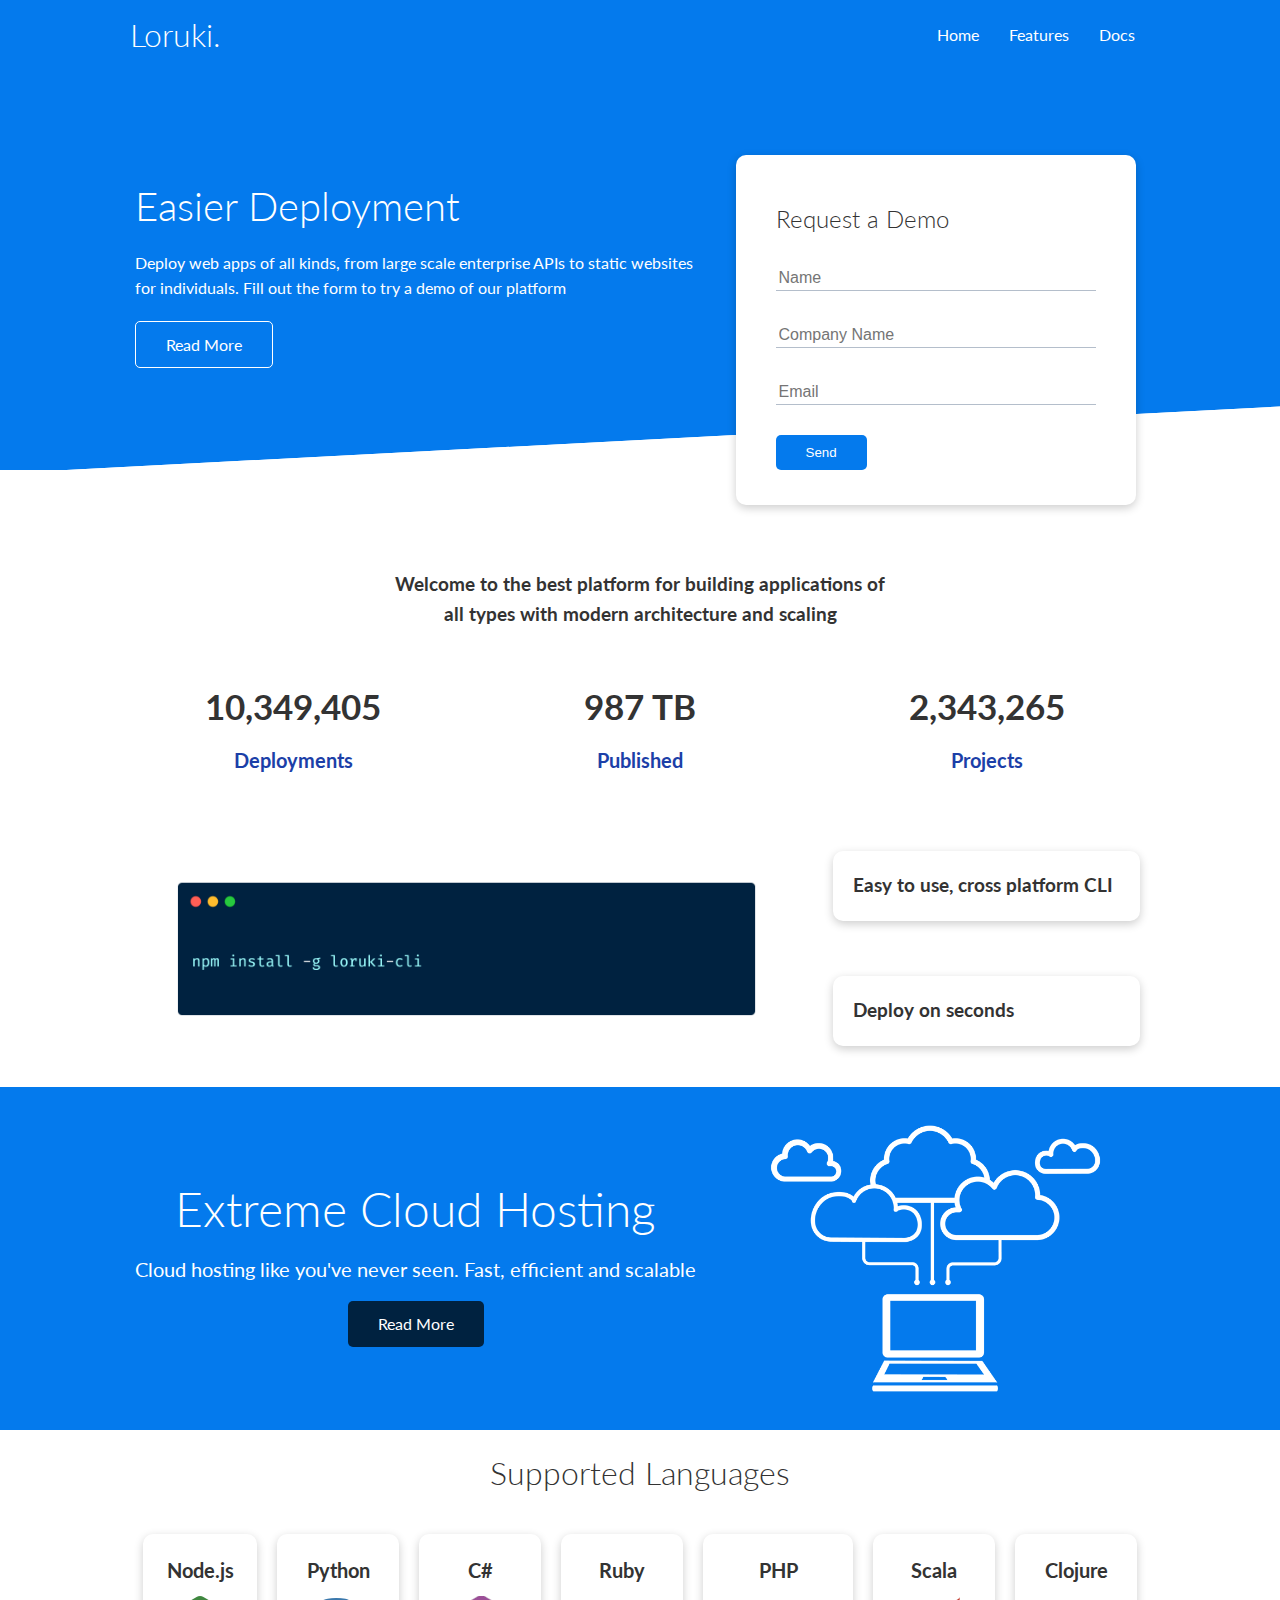
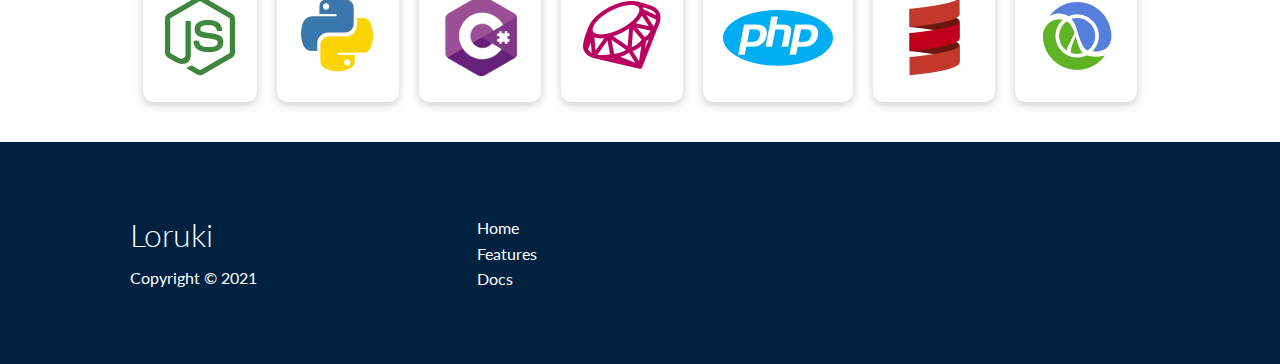
<file: index.html>
<!DOCTYPE html>
<html lang="en">
  <head>
    <meta charset="UTF-8" />
    <meta name="viewport" content="width=device-width, initial-scale=1.0" />
    <link
      rel="stylesheet"
      href="https://use.fontawesome.com/releases/v5.15.1/css/all.css"
      integrity="sha384-vp86vTRFVJgpjF9jiIGPEEqYqlDwgyBgEF109VFjmqGmIY/Y4HV4d3Gp2irVfcrp"
      crossorigin="anonymous"
    />
    <link rel="stylesheet" href="css/helpers.css" />
    <link rel="stylesheet" href="css/styles.css" />
    <title>Loruki | Cloud Hosting For Everyone</title>
  </head>
  <body>
    <!-- NAVBAR START -->
    <div class="navbar">
      <div class="container flex">
        <h1 class="logo">Loruki.</h1>

        <nav>
          <ul>
            <li><a href="index.html">Home</a></li>
            <li><a href="features.html">Features</a></li>
            <li><a href="docs.html">Docs</a></li>
          </ul>
        </nav>
      </div>
    </div>
    <!-- NAVBAR END -->

    <!-- SHOWCASE START -->
    <section class="showcase">
      <div class="container grid">
        <div class="showcase-text">
          <h1>Easier Deployment</h1>
          <p>
            Deploy web apps of all kinds, from large scale enterprise APIs to
            static websites for individuals. Fill out the form to try a demo of
            our platform
          </p>
          <a href="features.html" class="btn btn-outline">Read More</a>
        </div>

        <div class="showcase-form card">
          <h2>Request a Demo</h2>

          <form name="contact" method="POST">
            <div class="form-control">
              <input type="text" name="name" placeholder="Name" required />
            </div>
            <div class="form-control">
              <input
                type="text"
                name="company"
                placeholder="Company Name"
                required
              />
            </div>
            <div class="form-control">
              <input type="email" name="email" placeholder="Email" required />
            </div>
            <input type="submit" value="Send" class="btn btn-primary" />
          </form>
        </div>
      </div>
    </section>
    <!-- SHOWCASE END -->

    <!-- STATS START -->
    <section class="stats">
      <div class="container">
        <h3 class="stats-heading text-center my-1">
          Welcome to the best platform for building applications of all types
          with modern architecture and scaling
        </h3>

        <div class="grid grid-3 text-center my-4">
          <div>
            <i class="fas fa-server fa-3x"></i>
            <h3>10,349,405</h3>
            <p class="text-secondary">Deployments</p>
          </div>
          <div>
            <i class="fas fa-upload fa-3x"></i>
            <h3>987 TB</h3>
            <p class="text-secondary">Published</p>
          </div>
          <div>
            <i class="fas fa-project-diagram fa-3x"></i>
            <h3>2,343,265</h3>
            <p class="text-secondary">Projects</p>
          </div>
        </div>
      </div>
    </section>
    <!-- STATS END -->

    <!-- CLI START -->
    <section class="cli">
      <div class="container grid">
        <img src="./images/cli.png" alt="" />
        <div class="card">
          <h3>Easy to use, cross platform CLI</h3>
        </div>
        <div class="card">
          <h3>Deploy on seconds</h3>
        </div>
      </div>
    </section>
    <!-- CLI END -->

    <!-- CLOUD START -->
    <section class="cloud bg-primary my-2 py-2">
      <div class="container grid">
        <div class="text-center">
          <h2 class="lg">Extreme Cloud Hosting</h2>
          <p class="lead my-1">
            Cloud hosting like you've never seen. Fast, efficient and scalable
          </p>
          <a href="features.html" class="btn btn-dark">Read More</a>
        </div>
        <img src="images/cloud.png" alt="" />
      </div>
    </section>
    <!-- CLOUD END -->

    <!-- LANGUAGES START -->
    <section class="languages">
      <h2 class="md text-center my-2">Supported Languages</h2>
      <div class="container flex">
        <div class="card">
          <h4>Node.js</h4>
          <img src="./images/logos/node.png" alt="" />
        </div>
        <div class="card">
          <h4>Python</h4>
          <img src="images/logos/python.png" alt="" />
        </div>
        <div class="card">
          <h4>C#</h4>
          <img src="images/logos/csharp.png" alt="" />
        </div>
        <div class="card">
          <h4>Ruby</h4>
          <img src="images/logos/ruby.png" alt="" />
        </div>
        <div class="card">
          <h4>PHP</h4>
          <img src="images/logos/php.png" alt="" />
        </div>
        <div class="card">
          <h4>Scala</h4>
          <img src="images/logos/scala.png" alt="" />
        </div>
        <div class="card">
          <h4>Clojure</h4>
          <img src="images/logos/clojure.png" alt="" />
        </div>
      </div>
    </section>
    <!-- LANGUAGES END -->

    <!-- FOOTER START -->
    <footer class="footer bg-dark py-5">
      <div class="container grid grid-3">
        <div>
          <h1>Loruki</h1>
          <p>Copyright &copy; 2021</p>
        </div>

        <nav>
          <ul>
            <li><a href="index.html">Home</a></li>
            <li><a href="features.html">Features</a></li>
            <li><a href="docs.html">Docs</a></li>
          </ul>
        </nav>

        <div class="social">
          <a href="#"><i class="fab fa-github fa-2x"></i></a>
          <a href="#"><i class="fab fa-facebook fa-2x"></i></a>
          <a href="#"><i class="fab fa-instagram fa-2x"></i></a>
          <a href="#"><i class="fab fa-twitter fa-2x"></i></a>
        </div>
      </div>
    </footer>
    <!-- FOOTER END -->
  </body>
</html>
</file>
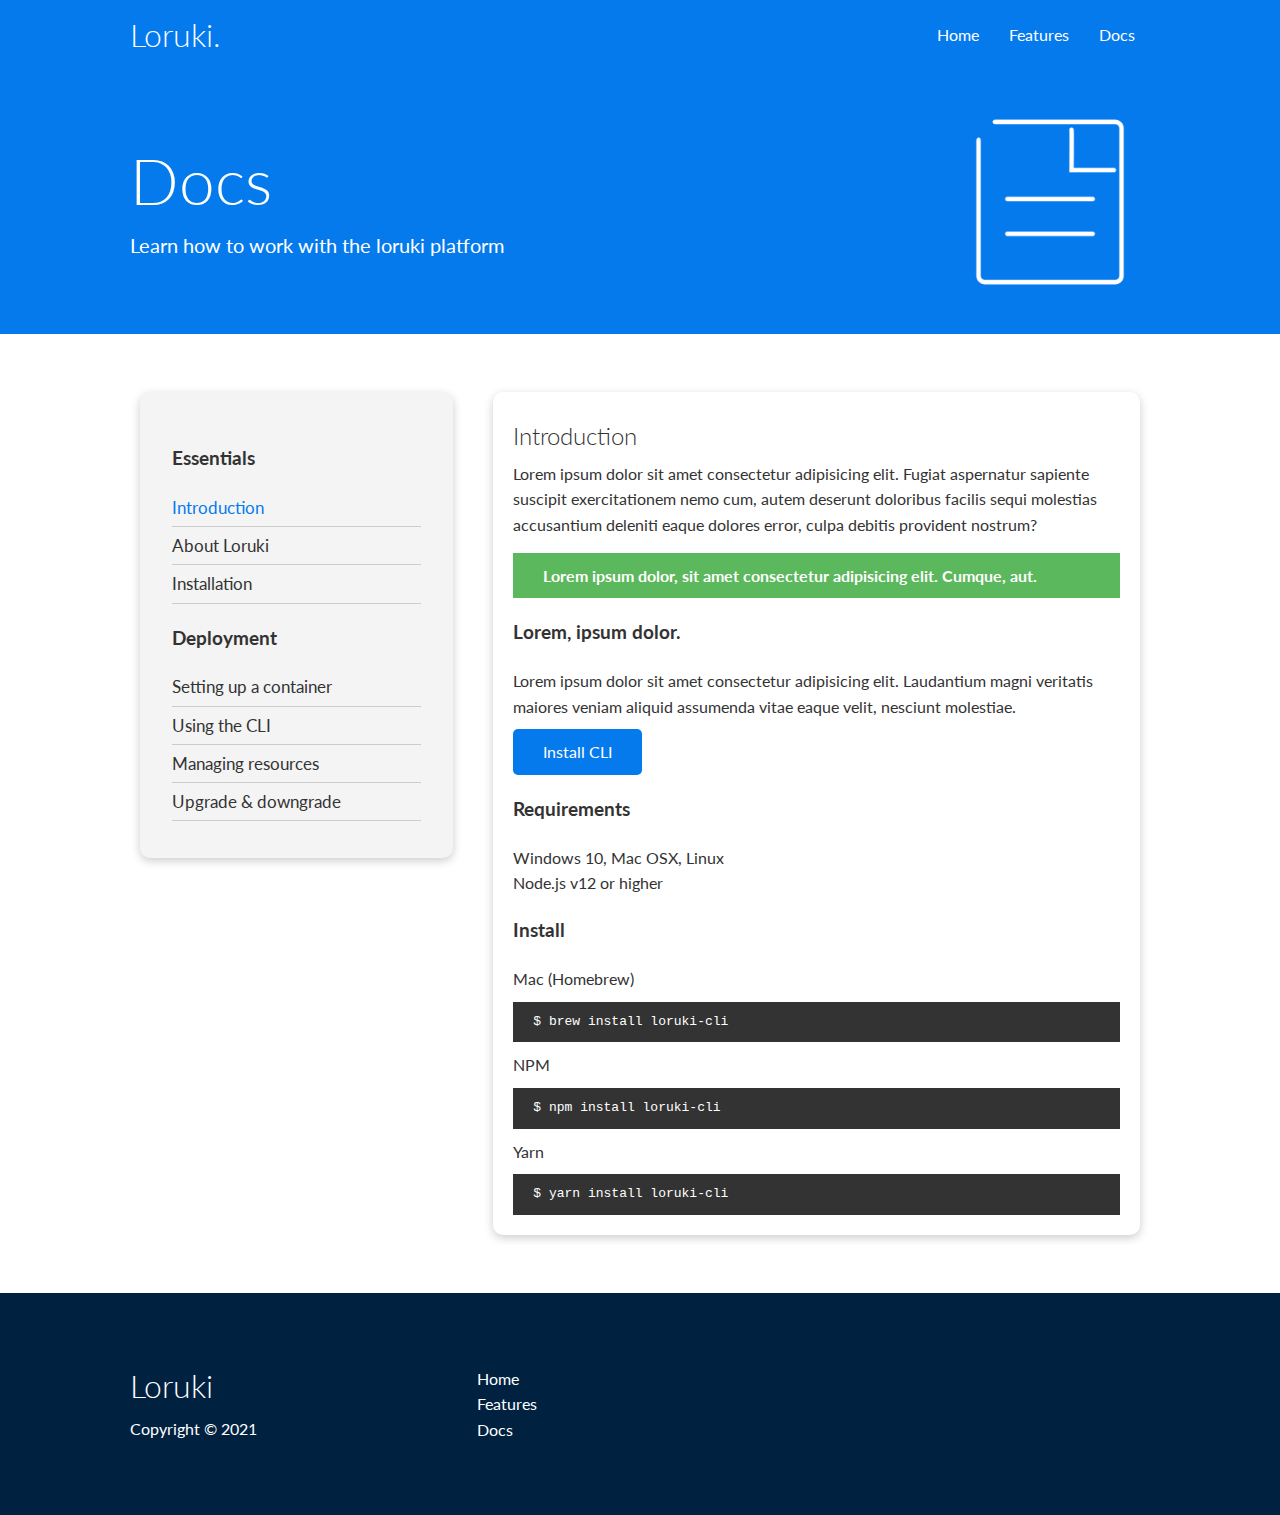
<file: docs.html>
<!DOCTYPE html>
<html lang="en">
  <head>
    <meta charset="UTF-8" />
    <meta name="viewport" content="width=device-width, initial-scale=1.0" />
    <link
      rel="stylesheet"
      href="https://use.fontawesome.com/releases/v5.15.1/css/all.css"
      integrity="sha384-vp86vTRFVJgpjF9jiIGPEEqYqlDwgyBgEF109VFjmqGmIY/Y4HV4d3Gp2irVfcrp"
      crossorigin="anonymous"
    />
    <link rel="stylesheet" href="css/helpers.css" />
    <link rel="stylesheet" href="css/styles.css" />
    <title>Loruki | Cloud Hosting For Everyone</title>
  </head>
  <body>
    <!-- NAVBAR START -->
    <div class="navbar">
      <div class="container flex">
        <h1 class="logo">Loruki.</h1>

        <nav>
          <ul>
            <li><a href="index.html">Home</a></li>
            <li><a href="features.html">Features</a></li>
            <li><a href="docs.html">Docs</a></li>
          </ul>
        </nav>
      </div>
    </div>
    <!-- NAVBAR END -->

    <!-- HEAD START -->
    <section class="docs-head bg-primary py-3">
      <div class="container grid">
        <div>
          <h1 class="xl">Docs</h1>
          <p class="lead">Learn how to work with the loruki platform</p>
        </div>
        <img src="images/docs.png" alt="" />
      </div>
    </section>
    <!-- HEAD END -->

    <!-- DOCS-MAIN START -->
    <section class="docs-main my-4">
      <div class="container grid">
        <div class="card bg-light p-3">
          <h3 class="my-2">Essentials</h3>
          <nav>
            <ul>
              <li><a class="text-primary" href="#">Introduction</a></li>
              <li><a href="#">About Loruki</a></li>
              <li><a href="#">Installation</a></li>
            </ul>
          </nav>
          <h3 class="my-2">Deployment</h3>
          <nav>
            <ul>
              <li><a href="#">Setting up a container</a></li>
              <li><a href="#">Using the CLI</a></li>
              <li><a href="#">Managing resources</a></li>
              <li><a href="#">Upgrade & downgrade</a></li>
            </ul>
          </nav>
        </div>
        <div class="card">
          <h2>Introduction</h2>
          <p>
            Lorem ipsum dolor sit amet consectetur adipisicing elit. Fugiat
            aspernatur sapiente suscipit exercitationem nemo cum, autem deserunt
            doloribus facilis sequi molestias accusantium deleniti eaque dolores
            error, culpa debitis provident nostrum?
          </p>
          <div class="alert alert-success">
            <i class="fas fa-info"> </i>
            Lorem ipsum dolor, sit amet consectetur adipisicing elit. Cumque,
            aut.
          </div>
          <h3>Lorem, ipsum dolor.</h3>
          <p>
            Lorem ipsum dolor sit amet consectetur adipisicing elit. Laudantium
            magni veritatis maiores veniam aliquid assumenda vitae eaque velit,
            nesciunt molestiae.
          </p>
          <a href="#" class="btn btn-primary">Install CLI</a>

          <h3>Requirements</h3>
          <ul>
            <li>Windows 10, Mac OSX, Linux</li>
            <li>Node.js v12 or higher</li>
          </ul>

          <h3>Install</h3>
          <p>Mac (Homebrew)</p>
          <pre><code>$ brew install loruki-cli</code></pre>
          <p>NPM</p>
          <pre><code>$ npm install loruki-cli</code></pre>
          <p>Yarn</p>
          <pre><code>$ yarn install loruki-cli</code></pre>
        </div>
      </div>
    </section>
    <!-- DOCS-MAIN END -->

    <!-- FOOTER START -->
    <footer class="footer bg-dark py-5">
      <div class="container grid grid-3">
        <div>
          <h1>Loruki</h1>
          <p>Copyright &copy; 2021</p>
        </div>

        <nav>
          <ul>
            <li><a href="index.html">Home</a></li>
            <li><a href="features.html">Features</a></li>
            <li><a href="docs.html">Docs</a></li>
          </ul>
        </nav>

        <div class="social">
          <a href="#"><i class="fab fa-github fa-2x"></i></a>
          <a href="#"><i class="fab fa-facebook fa-2x"></i></a>
          <a href="#"><i class="fab fa-instagram fa-2x"></i></a>
          <a href="#"><i class="fab fa-twitter fa-2x"></i></a>
        </div>
      </div>
    </footer>
    <!-- FOOTER END -->
  </body>
</html>
</file>
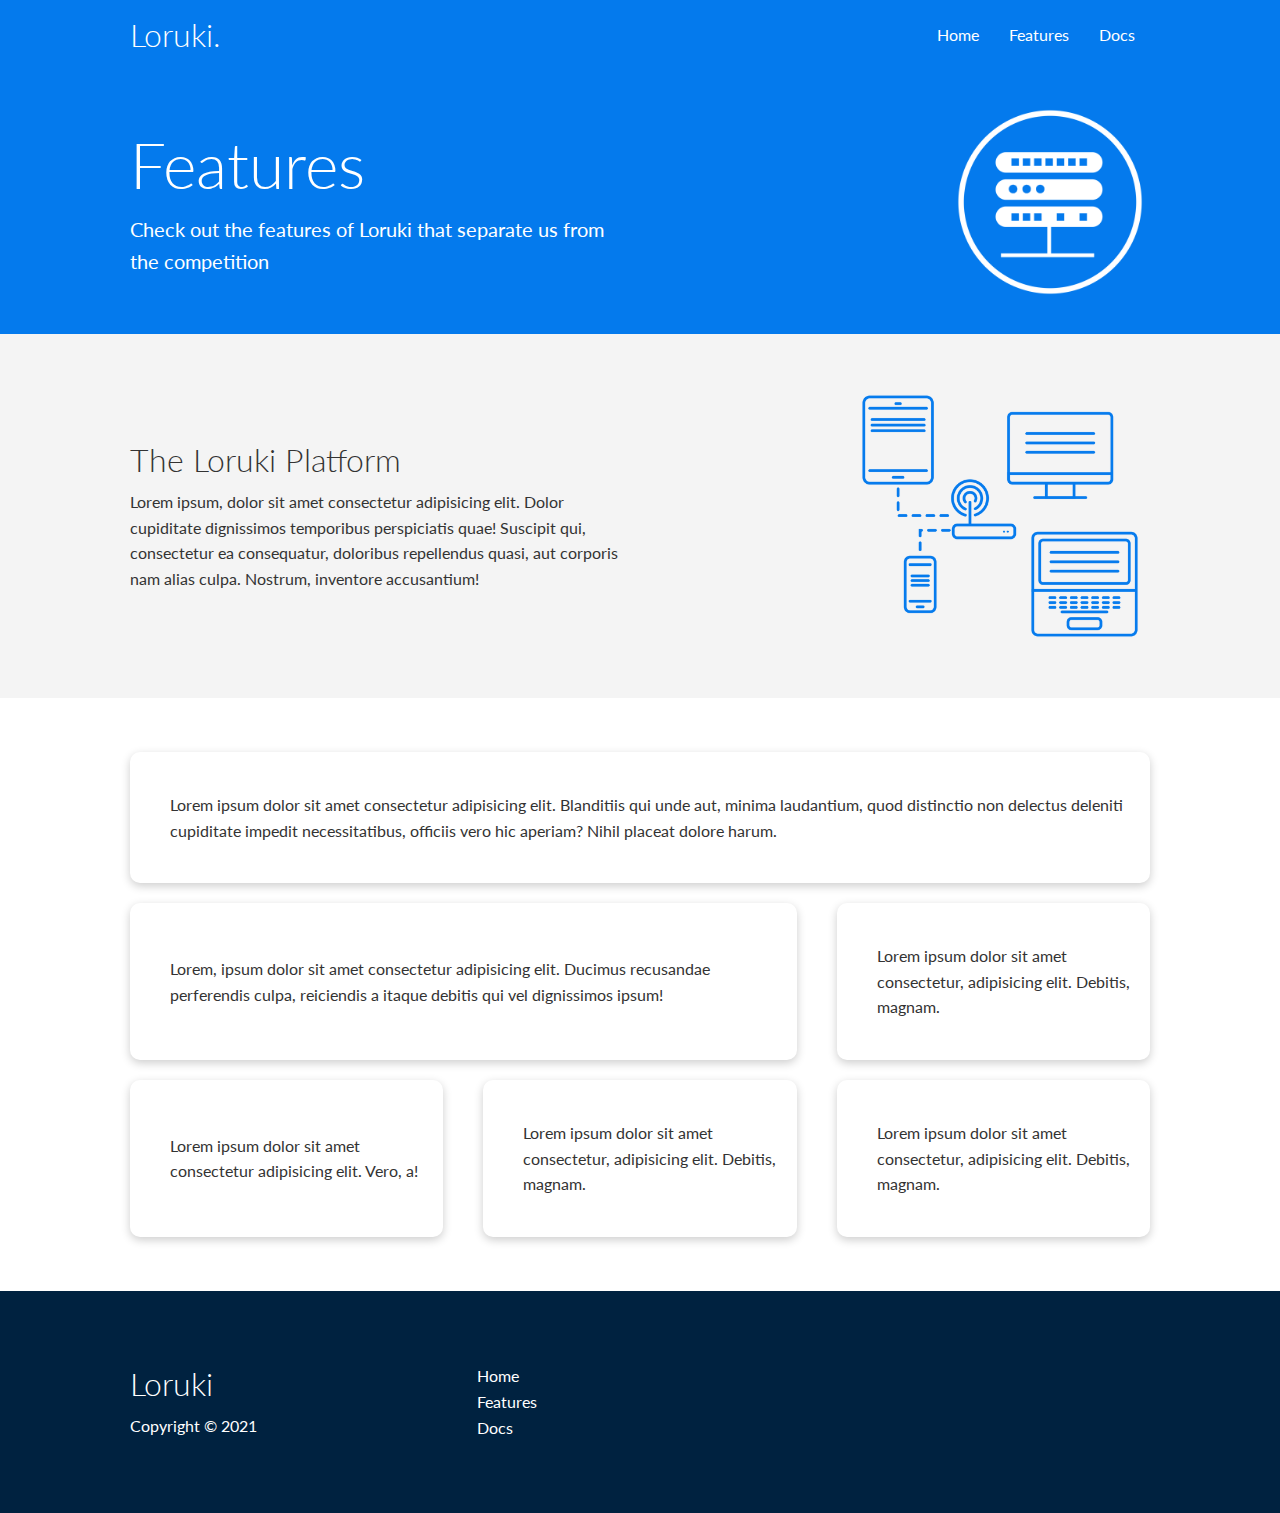
<file: features.html>
<!DOCTYPE html>
<html lang="en">
  <head>
    <meta charset="UTF-8" />
    <meta name="viewport" content="width=device-width, initial-scale=1.0" />
    <link
      rel="stylesheet"
      href="https://use.fontawesome.com/releases/v5.15.1/css/all.css"
      integrity="sha384-vp86vTRFVJgpjF9jiIGPEEqYqlDwgyBgEF109VFjmqGmIY/Y4HV4d3Gp2irVfcrp"
      crossorigin="anonymous"
    />
    <link rel="stylesheet" href="css/helpers.css" />
    <link rel="stylesheet" href="css/styles.css" />
    <title>Loruki | Cloud Hosting For Everyone</title>
  </head>
  <body>
    <!-- NAVBAR START -->
    <div class="navbar">
      <div class="container flex">
        <h1 class="logo">Loruki.</h1>

        <nav>
          <ul>
            <li><a href="index.html">Home</a></li>
            <li><a href="features.html">Features</a></li>
            <li><a href="docs.html">Docs</a></li>
          </ul>
        </nav>
      </div>
    </div>
    <!-- NAVBAR END -->

    <!-- HEAD START -->
    <section class="features-head bg-primary py-3">
      <div class="container grid">
        <div>
          <h1 class="xl">Features</h1>
          <p class="lead">
            Check out the features of Loruki that separate us from the
            competition
          </p>
        </div>
        <img src="images/server.png" alt="" />
      </div>
    </section>
    <!-- HEAD END -->

    <!-- SUB-HEAD START-->
    <section class="features-sub-head bg-light py-3">
      <div class="container grid">
        <div>
          <h1 class="md">The Loruki Platform</h1>
          <p>
            Lorem ipsum, dolor sit amet consectetur adipisicing elit. Dolor
            cupiditate dignissimos temporibus perspiciatis quae! Suscipit qui,
            consectetur ea consequatur, doloribus repellendus quasi, aut
            corporis nam alias culpa. Nostrum, inventore accusantium!
          </p>
        </div>
        <img src="images/server2.png" alt="" />
      </div>
    </section>
    <!-- SUB-HEAD END-->

    <!-- FEATURES-MAIN START -->
    <section class="features-main my-2">
      <div class="container grid grid-3">
        <div class="card flex">
          <i class="fas fa-server fa-3x"></i>
          <p>
            Lorem ipsum dolor sit amet consectetur adipisicing elit. Blanditiis
            qui unde aut, minima laudantium, quod distinctio non delectus
            deleniti cupiditate impedit necessitatibus, officiis vero hic
            aperiam? Nihil placeat dolore harum.
          </p>
        </div>
        <div class="card flex">
          <i class="fas fa-network-wired fa-3x"></i>
          <p>
            Lorem, ipsum dolor sit amet consectetur adipisicing elit. Ducimus
            recusandae perferendis culpa, reiciendis a itaque debitis qui vel
            dignissimos ipsum!
          </p>
        </div>
        <div class="card flex">
          <i class="fas fa-laptop-code fa-3x"></i>
          <p>
            Lorem ipsum dolor sit amet consectetur, adipisicing elit. Debitis,
            magnam.
          </p>
        </div>
        <div class="card flex">
          <i class="fas fa-database fa-3x"></i>
          <p>
            Lorem ipsum dolor sit amet consectetur adipisicing elit. Vero, a!
          </p>
        </div>
        <div class="card flex">
          <i class="fas fa-power-off fa-3x"></i>
          <p>
            Lorem ipsum dolor sit amet consectetur, adipisicing elit. Debitis,
            magnam.
          </p>
        </div>
        <div class="card flex">
          <i class="fas fa-upload fa-3x"></i>
          <p>
            Lorem ipsum dolor sit amet consectetur, adipisicing elit. Debitis,
            magnam.
          </p>
        </div>
      </div>
    </section>
    <!-- FEATURES-MAIN END -->

    <!-- FOOTER START -->
    <footer class="footer bg-dark py-5">
      <div class="container grid grid-3">
        <div>
          <h1>Loruki</h1>
          <p>Copyright &copy; 2021</p>
        </div>

        <nav>
          <ul>
            <li><a href="index.html">Home</a></li>
            <li><a href="features.html">Features</a></li>
            <li><a href="docs.html">Docs</a></li>
          </ul>
        </nav>

        <div class="social">
          <a href="#"><i class="fab fa-github fa-2x"></i></a>
          <a href="#"><i class="fab fa-facebook fa-2x"></i></a>
          <a href="#"><i class="fab fa-instagram fa-2x"></i></a>
          <a href="#"><i class="fab fa-twitter fa-2x"></i></a>
        </div>
      </div>
    </footer>
    <!-- FOOTER END -->
  </body>
</html>
</file>
<file: css/helpers.css>
.container {
  max-width: 1100px;
  margin: 0 auto;
  overflow: auto;
  padding: 0 40px;
}
.flex {
  display: flex;
  justify-content: center;
  align-items: center;
  height: 100%;
}
.grid {
  display: grid;
  grid-template-columns: repeat(2, 1fr);
  gap: 20px;
  justify-content: center;
  align-items: center;
  height: 100%;
}
.grid-3 {
  grid-template-columns: repeat(3, 1fr);
}
.card {
  background-color: #fff;
  color: #333;
  border-radius: 10px;
  box-shadow: 0 3px 10px rgba(0, 0, 0, 0.2);
  padding: 20px;
  margin: 10px;
}
.btn {
  display: inline-block;
  padding: 10px 30px;
  cursor: pointer;
  background-color: var(--primary-color);
  color: #fff;
  border: none;
  border-radius: 5px;
}
.btn:hover {
  transform: scale(0.98);
}
.btn-outline {
  background-color: transparent;
  border: 1px solid #fff;
}
.text-center {
  text-align: center;
}
/* ALERT */
.alert {
  background-color: var(--light-color);
  padding: 10px 20px;
  font-weight: bold;
  margin: 15px 0;
}
.alert i {
  margin-right: 10px;
}
.alert-success {
  background-color: var(--success-color);
  color: #fff;
}
.alert-error {
  background-color: var(--error-color);
  color: #333;
}
/* BACKGROUND & COLORED BUTTONS */
.bg-primary,
.btn-primary {
  background-color: var(--primary-color);
  color: #fff;
}
.bg-secondary,
.btn-secondary {
  background-color: var(--secondary-color);
  color: #fff;
}
.bg-dark,
.btn-dark {
  background-color: var(--dark-color);
  color: #fff;
}
.bg-light,
.btn-light {
  background-color: var(--light-color);
  color: #333;
}
.bg-primary a,
.btn-primary a,
.bg-secondary a,
.btn-secondary a,
.bg-dark a,
.btn-dark a {
  color: #fff;
}

/* TEXT COLORS */
.text-primary {
  color: var(--primary-color);
}
.text-secondary {
  color: var(--secondary-color);
}
.text-dark {
  color: var(--dark-color);
}
.text-light {
  color: var(--light-color);
}
/* TEXT SIZES */
.lead {
  font-size: 20px;
}
.sm {
  font-size: 1rem;
}
.md {
  font-size: 2rem;
}
.lg {
  font-size: 3rem;
}
.xl {
  font-size: 4rem;
}
/* MARGIN */
.my-1 {
  margin: 1rem 0;
}
.my-2 {
  margin: 1.5rem 0;
}
.my-3 {
  margin: 2em 0;
}
.my-4 {
  margin: 3rem 0;
}
.my-5 {
  margin: 4rem 0;
}
.m-1 {
  margin: 1rem;
}
.m-2 {
  margin: 1.5rem;
}
.m-3 {
  margin: 2em;
}
.m-4 {
  margin: 3rem;
}
.m-5 {
  margin: 4rem;
}
/* PADDING */
.py-1 {
  padding: 1rem 0;
}
.py-2 {
  padding: 1.5rem 0;
}
.py-3 {
  padding: 2em 0;
}
.py-4 {
  padding: 3rem 0;
}
.py-5 {
  padding: 4rem 0;
}
.p-1 {
  padding: 1rem;
}
.p-2 {
  padding: 1.5rem;
}
.p-3 {
  padding: 2em;
}
.p-4 {
  padding: 3rem;
}
.p-5 {
  padding: 4rem;
}
</file>
<file: css/styles.css>
@import url("https://fonts.googleapis.com/css2?family=Lato:wght@300&display=swap");
:root {
  --primary-color: #047aed;
  --secondary-color: #1c3fa8;
  --dark-color: #002240;
  --light-color: #f4f4f4;
  --success-color: #5cb85c;
  --error-color: #d9534f;
}
* {
  box-sizing: border-box;
  padding: 0;
  margin: 0;
}
body {
  font-family: "Lato", sans-serif;
  color: #333;
  line-height: 1.6;
}
ul {
  list-style: none;
}
a {
  text-decoration: none;
  color: #333;
}
h1,
h2 {
  font-weight: 300;
  line-height: 1.2;
  margin: 10px 0;
}
p {
  margin: 10px 0;
}
img {
  width: 100%;
}
code,
pre {
  background-color: #333;
  color: #fff;
  padding: 10px;
}
.hidden {
  visibility: hidden;
  height: 0;
}
/* NAVBAR START*/
.navbar {
  background-color: var(--primary-color);
  color: #fff;
  height: 70px;
}
.navbar .flex {
  justify-content: space-between;
}
.navbar ul {
  display: flex;
}
.navbar a {
  color: #fff;
  padding: 10px;
  margin: 0 5px;
}
.navbar a:hover {
  border-bottom: 2px solid #fff;
}
/* NAVBAR END*/

/* SHOWCASE START */
.showcase {
  height: 400px;
  background-color: var(--primary-color);
  color: #fff;
  position: relative;
}

.showcase h1 {
  font-size: 2.5rem;
}
.showcase p {
  margin: 20px 0;
}
.showcase .grid {
  overflow: visible;
  grid-template-columns: 55% auto;
  gap: 30px;
}
.showcase-text {
  animation: slideInFromLeft 1s ease-in;
}
.showcase-form {
  position: relative;
  top: 60px;
  height: 350px;
  width: 400px;
  padding: 40px;
  z-index: 100;
  animation: slideInFromRight 1s ease-in;
}
.showcase-form .form-control {
  margin: 30px 0;
}
.showcase-form input[type="text"],
.showcase-form input[type="email"] {
  border: 0;
  border-bottom: 1px solid #b4becb;
  width: 100%;
  padding: 3px;
  font-size: 16px;
}
.showcase input:focus {
  outline: none;
}
.showcase::before,
.showcase::after {
  content: "";
  position: absolute;
  height: 100px;
  bottom: -70px;
  right: 0;
  left: 0;
  background: #fff;
  transform: skewY(-3deg);
  -webkit-transform: skewY(-3deg);
  -moz-transform: skewY(-3deg);
  -ms-transform: skewY(-3deg);
}
/* SHOWCASE END */

/* STATS START */
.stats {
  padding-top: 100px;
  animation: slideInFromBottom 1s ease-in;
}
.stats-heading {
  max-width: 500px;
  margin: auto;
}
.stats .grid h3 {
  font-size: 35px;
}
.stats .grid p {
  font-size: 20px;
  font-weight: bold;
}
/* STATS END */

/* CLI START */
.cli .grid {
  grid-template-columns: repeat(3, 1fr);
  grid-template-rows: repeat(2, 1fr);
}
.cli .grid > *:first-child {
  grid-column: 1 / span 2;
  grid-row: 1 / span 2;
}
/* CLI END */

/* CLOUD START */
.cloud .grid {
  grid-template-columns: 4fr 3fr;
}
/* CLOUD END */

/* LANGUAGES START */
.languages .flex {
  flex-wrap: wrap;
}
.languages .card {
  text-align: center;
  margin: 18px 10px 40px;
  transition: transform 0.2s ease-in;
}
.languages .card h4 {
  font-size: 20px;
  margin-bottom: 10px;
}
.languages .card:hover {
  transform: translateY(-15px);
}
/* LANGUAGES END */

/* FEATURES START */
/* HEAD START */
.features-head img,
.docs-head img {
  width: 200px;
  justify-self: flex-end;
}
/* HEAD END */

/* SUB-HEAD START */
.features-sub-head img {
  width: 300px;
  justify-self: flex-end;
}
/* SUB-HEAD END */

/* FEATURES-MAIN START */
.features-main .card > i {
  margin-right: 20px;
}
.features-main .grid {
  padding: 30px;
}
.features-main .grid > *:first-child {
  grid-column: 1 / span 3;
}
.features-main .grid > *:nth-child(2) {
  grid-column: 1 / span 2;
}
/* FEATURES-MAIN END */
/* FEATURES END */

/* DOCS-MAIN START */
.docs-main h3 {
  margin: 20px 0;
}
.docs-main .grid {
  grid-template-columns: 1fr 2fr;
  align-items: flex-start;
}
.docs-main nav li {
  font-size: 17px;
  padding-bottom: 5px;
  margin-bottom: 5px;
  border-bottom: 1px solid #ccc;
}
.docs-main a:hover {
  font-weight: bold;
}
/* DOCS-MAIN END */

/* FOOTER START */
.footer .social a {
  margin: 0 10px;
}
/* FOOTER END */

/* ANIMATIONS START */
@keyframes slideInFromLeft {
  0% {
    transform: translateX(-100%);
  }
  100% {
    transform: translateX(0);
  }
}
@keyframes slideInFromRight {
  0% {
    transform: translateX(100%);
  }
  100% {
    transform: translateX(0);
  }
}
@keyframes slideInFromTop {
  0% {
    transform: translateY(-100%);
  }
  100% {
    transform: translateY(0);
  }
}
@keyframes slideInFromBottom {
  0% {
    transform: translateY(100%);
  }
  100% {
    transform: translateY(0);
  }
}
/* ANIMATIONS END */

/* TABLETS AND UNDER */
@media (max-width: 930px) {
  .grid,
  .showcase .grid,
  .stats .grid,
  .cli .grid,
  .cloud .grid,
  .features-main .grid,
  .docs-main .grid {
    grid-template-columns: 1fr;
    grid-template-rows: 1fr;
  }
  .showcase {
    height: auto;
  }
  .showcase-text {
    text-align: center;
    margin-top: 40px;
    animation: slideInFromTop 1s ease-in;
  }
  .showcase-form {
    justify-self: center;
    margin: auto;
    animation: slideInFromBottom 1s ease-in;
  }
  .cli .grid > *:first-child {
    grid-column: 1;
    grid-row: 1;
  }
  .features-head,
  .features-sub-head,
  .docs-head {
    text-align: center;
  }
  .features-head img,
  .features-sub-head img,
  .docs-head img {
    justify-self: center;
  }
  .features-main .grid > *:first-child,
  .features-main .grid > *:nth-child(2) {
    grid-column: 1;
  }
  .features-main .grid .flex {
    justify-content: start;
  }
}
/* MOBLIE */
@media (max-width: 500px) {
  .navbar {
    height: 110px;
  }
  .navbar .flex {
    flex-direction: column;
  }
  .navbar ul {
    padding: 10px;
    background-color: rgba(0, 0, 0, 0.1);
  }
}
</file>
